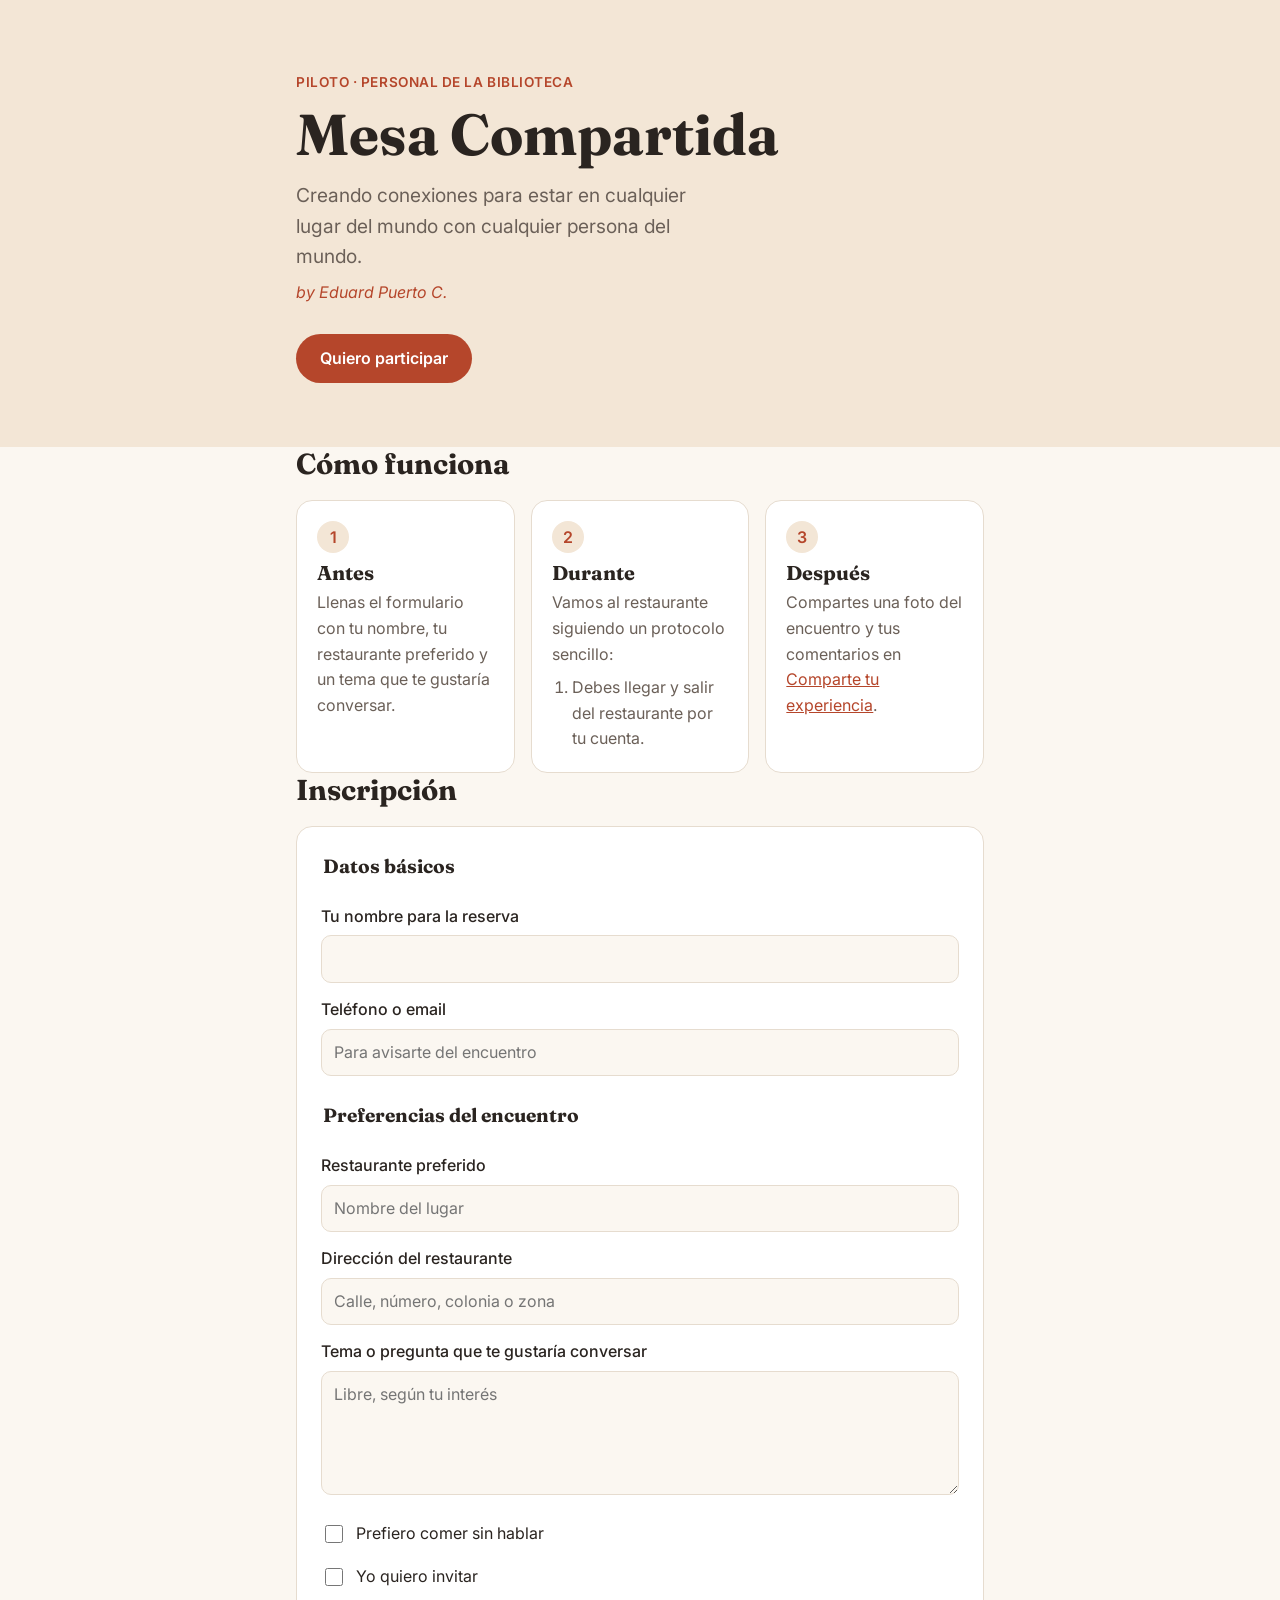
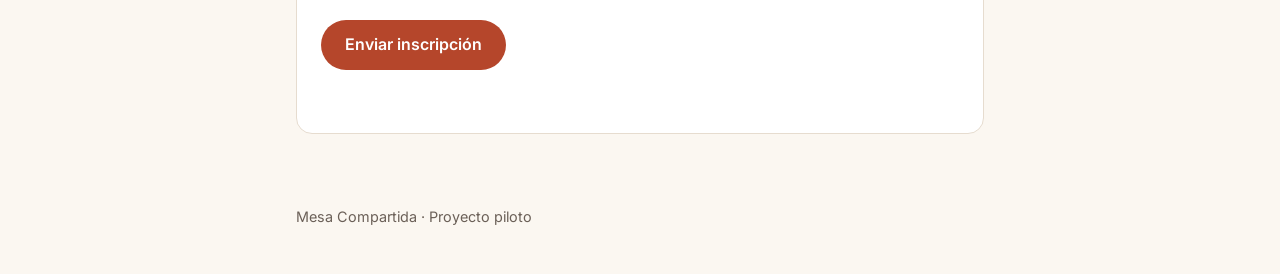
<file: index.html>
<!doctype html>
<html lang="es">
<head>
  <meta charset="utf-8">
  <meta name="viewport" content="width=device-width, initial-scale=1">
  <title>Mesa Compartida</title>
  <meta name="description" content="Encuentros en restaurantes para conectar con personas de cualquier lugar del mundo. Piloto con el personal de la biblioteca.">
  <link rel="preconnect" href="https://fonts.googleapis.com">
  <link rel="preconnect" href="https://fonts.gstatic.com" crossorigin>
  <link href="https://fonts.googleapis.com/css2?family=Fraunces:opsz,wght@9..144,500;9..144,700&family=Inter:wght@400;500;600&display=swap" rel="stylesheet">
  <link rel="stylesheet" href="styles.css">
</head>
<body>
  <header class="hero">
    <div class="wrap">
      <p class="eyebrow">Piloto · Personal de la biblioteca</p>
      <h1>Mesa Compartida</h1>
      <p class="lead">Creando conexiones para estar en cualquier lugar del mundo con cualquier persona del mundo.</p>
      <p class="byline">by Eduard Puerto C.</p>
      <a class="btn" href="#inscripcion">Quiero participar</a>
    </div>
  </header>

  <main>
    <section class="wrap" id="como-funciona">
      <h2>Cómo funciona</h2>
      <ol class="steps">
        <li class="step">
          <span class="step-num">1</span>
          <h3>Antes</h3>
          <p>Llenas el formulario con tu nombre, tu restaurante preferido y un tema que te gustaría conversar.</p>
        </li>
        <li class="step">
          <span class="step-num">2</span>
          <h3>Durante</h3>
          <p>Vamos al restaurante siguiendo un protocolo sencillo:</p>
          <ol class="protocol">
            <li>Debes llegar y salir del restaurante por tu cuenta.</li>
          </ol>
        </li>
        <li class="step">
          <span class="step-num">3</span>
          <h3>Después</h3>
          <p>Compartes una foto del encuentro y tus comentarios en <a href="experiencia.html">Comparte tu experiencia</a>.</p>
        </li>
      </ol>
    </section>

    <section class="wrap" id="inscripcion">
      <h2>Inscripción</h2>
      <form id="form-inscripcion" class="card" novalidate>
        <fieldset>
          <legend>Datos básicos</legend>
          <label for="nombre">Tu nombre para la reserva</label>
          <input id="nombre" name="nombre" type="text" autocomplete="name" required>

          <label for="contacto">Teléfono o email</label>
          <input id="contacto" name="contacto" type="text" autocomplete="email" placeholder="Para avisarte del encuentro" required>
        </fieldset>

        <fieldset>
          <legend>Preferencias del encuentro</legend>

          <label for="restaurante">Restaurante preferido</label>
          <input id="restaurante" name="restaurante" type="text" placeholder="Nombre del lugar" required>

          <label for="direccion">Dirección del restaurante</label>
          <input id="direccion" name="direccion" type="text" placeholder="Calle, número, colonia o zona" required>

          <label for="tema">Tema o pregunta que te gustaría conversar</label>
          <textarea id="tema" name="tema" rows="4" placeholder="Libre, según tu interés"></textarea>

          <label class="check">
            <input id="sin-hablar" name="sin_hablar" type="checkbox">
            <span>Prefiero comer sin hablar</span>
          </label>

          <label class="check">
            <input id="invitar" name="invitar" type="checkbox">
            <span>Yo quiero invitar</span>
          </label>
        </fieldset>

        <button class="btn" type="submit">Enviar inscripción</button>
        <p class="status" role="status" aria-live="polite"></p>
      </form>
    </section>
  </main>

  <footer class="wrap footer">
    <p>Mesa Compartida · Proyecto piloto</p>
  </footer>

  <script src="script.js"></script>
</body>
</html>
</file>
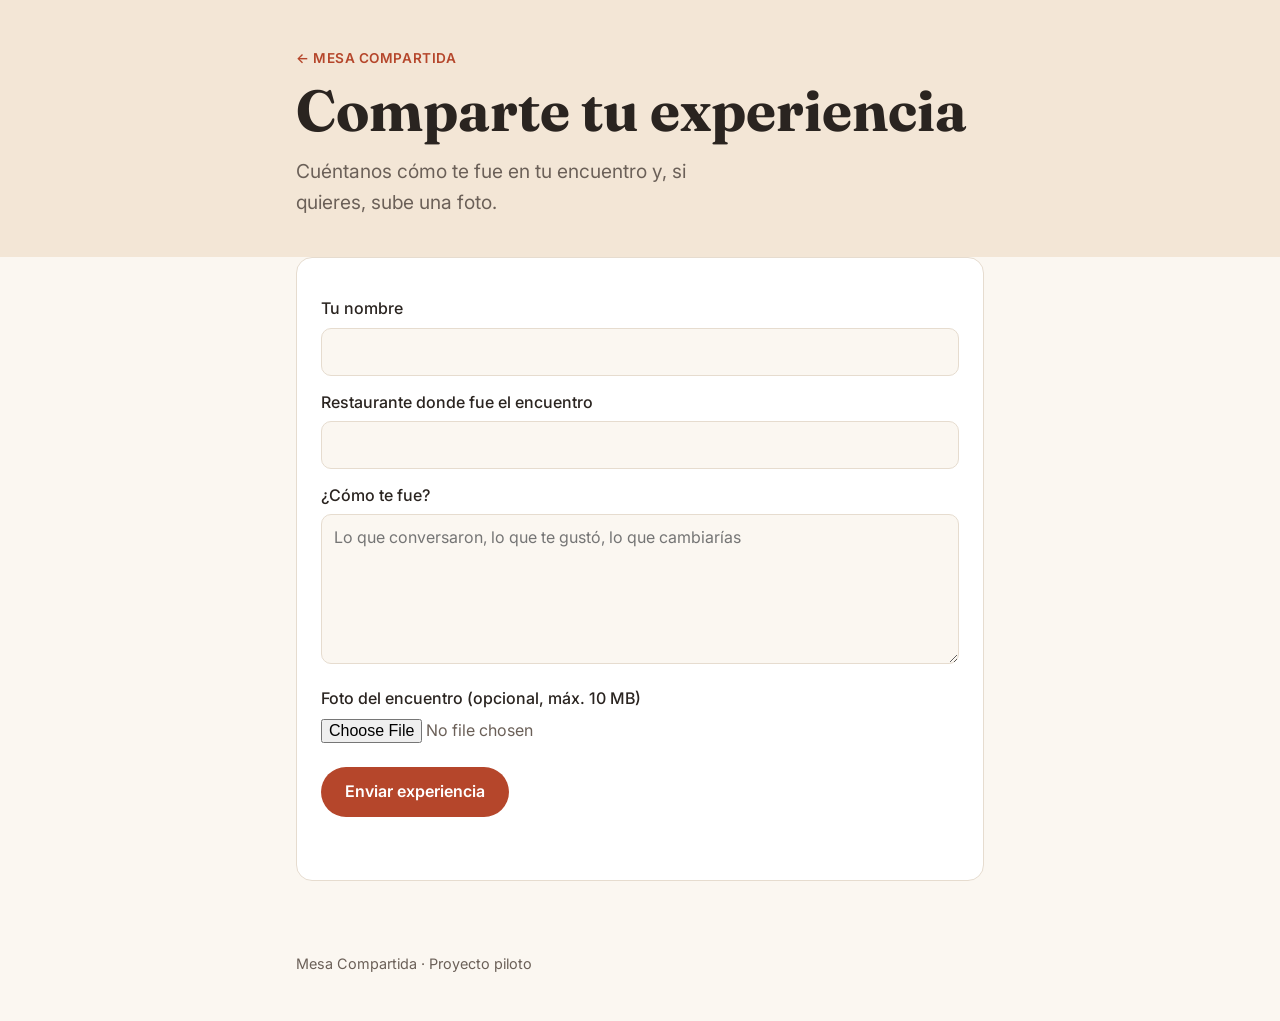
<file: experiencia.html>
<!doctype html>
<html lang="es">
<head>
  <meta charset="utf-8">
  <meta name="viewport" content="width=device-width, initial-scale=1">
  <title>Comparte tu experiencia · Mesa Compartida</title>
  <meta name="description" content="Cuéntanos cómo te fue en tu encuentro de Mesa Compartida y comparte una foto.">
  <link rel="preconnect" href="https://fonts.googleapis.com">
  <link rel="preconnect" href="https://fonts.gstatic.com" crossorigin>
  <link href="https://fonts.googleapis.com/css2?family=Fraunces:opsz,wght@9..144,500;9..144,700&family=Inter:wght@400;500;600&display=swap" rel="stylesheet">
  <link rel="stylesheet" href="styles.css">
</head>
<body>
  <header class="hero hero-compact">
    <div class="wrap">
      <p class="eyebrow"><a href="index.html">← Mesa Compartida</a></p>
      <h1>Comparte tu experiencia</h1>
      <p class="lead">Cuéntanos cómo te fue en tu encuentro y, si quieres, sube una foto.</p>
    </div>
  </header>

  <main>
    <section class="wrap">
      <form id="form-experiencia" class="card" novalidate>
        <label for="exp-nombre">Tu nombre</label>
        <input id="exp-nombre" name="nombre" type="text" autocomplete="name" required>

        <label for="exp-restaurante">Restaurante donde fue el encuentro</label>
        <input id="exp-restaurante" name="restaurante" type="text" required>

        <label for="exp-texto">¿Cómo te fue?</label>
        <textarea id="exp-texto" name="experiencia" rows="5" placeholder="Lo que conversaron, lo que te gustó, lo que cambiarías" required></textarea>

        <label for="exp-foto">Foto del encuentro (opcional, máx. 10 MB)</label>
        <input id="exp-foto" name="foto" type="file" accept="image/*">

        <button class="btn" type="submit">Enviar experiencia</button>
        <p class="status" role="status" aria-live="polite"></p>
      </form>
    </section>
  </main>

  <footer class="wrap footer">
    <p>Mesa Compartida · Proyecto piloto</p>
  </footer>

  <script src="script.js"></script>
</body>
</html>
</file>
<file: styles.css>
:root {
  --bg: #fbf7f1;
  --surface: #ffffff;
  --text: #2a2420;
  --muted: #6b6058;
  --accent: #b5462b;
  --accent-text: #ffffff;
  --border: #e6dccf;
  --hero-bg: #f3e6d6;
  --ok: #2f7a4a;
  --error: #b3261e;
}

@media (prefers-color-scheme: dark) {
  :root {
    --bg: #1b1714;
    --surface: #25201c;
    --text: #f2ebe3;
    --muted: #b3a79b;
    --accent: #e0714f;
    --accent-text: #1b1714;
    --border: #3a322b;
    --hero-bg: #2a221c;
    --ok: #6fcf97;
    --error: #f28b82;
  }
}

* { box-sizing: border-box; }

body {
  margin: 0;
  background: var(--bg);
  color: var(--text);
  font-family: "Inter", system-ui, sans-serif;
  line-height: 1.6;
}

h1, h2, h3 {
  font-family: "Fraunces", Georgia, serif;
  line-height: 1.15;
}

.wrap {
  max-width: 720px;
  margin: 0 auto;
  padding: 0 16px;
}

.hero {
  background: var(--hero-bg);
  padding: 72px 0 64px;
}

.hero-compact { padding: 48px 0 40px; }
.hero-compact .lead { margin-bottom: 0; }

.eyebrow a { color: inherit; text-decoration: none; }

.eyebrow {
  margin: 0;
  color: var(--accent);
  font-weight: 600;
  font-size: 0.85rem;
  letter-spacing: 0.04em;
  text-transform: uppercase;
}

h1 {
  font-size: clamp(2.4rem, 7vw, 3.6rem);
  margin: 8px 0 12px;
}

.lead {
  font-size: 1.2rem;
  color: var(--muted);
  margin: 0 0 8px;
  max-width: 34ch;
}

.byline {
  margin: 0 0 28px;
  color: var(--accent);
  font-style: italic;
}

section { padding: 56px 16px 0; }
section h2 { font-size: 1.8rem; margin: 0 0 20px; }

.btn {
  display: inline-block;
  background: var(--accent);
  color: var(--accent-text);
  border: 0;
  border-radius: 999px;
  padding: 12px 24px;
  font: inherit;
  font-weight: 600;
  text-decoration: none;
  cursor: pointer;
}
.btn:hover { filter: brightness(1.08); }
.btn:disabled { opacity: 0.6; cursor: wait; }

.steps {
  list-style: none;
  padding: 0;
  margin: 0;
  display: grid;
  gap: 16px;
  grid-template-columns: repeat(auto-fit, minmax(200px, 1fr));
}

.step {
  background: var(--surface);
  border: 1px solid var(--border);
  border-radius: 16px;
  padding: 20px;
}
.step h3 { margin: 8px 0 6px; font-size: 1.25rem; }
.step p { margin: 0; color: var(--muted); }
.step a { color: var(--accent); }

.protocol {
  margin: 8px 0 0;
  padding-left: 20px;
  color: var(--muted);
}

.step-num {
  display: inline-grid;
  place-items: center;
  width: 32px;
  height: 32px;
  border-radius: 50%;
  background: var(--hero-bg);
  color: var(--accent);
  font-weight: 600;
}

.card {
  background: var(--surface);
  border: 1px solid var(--border);
  border-radius: 16px;
  padding: 24px;
}

fieldset {
  border: 0;
  padding: 0;
  margin: 0 0 24px;
}

legend {
  font-family: "Fraunces", Georgia, serif;
  font-size: 1.2rem;
  font-weight: 700;
  margin-bottom: 8px;
}

label {
  display: block;
  font-weight: 500;
  margin: 14px 0 6px;
}

input[type="text"], textarea {
  width: 100%;
  padding: 10px 12px;
  border: 1px solid var(--border);
  border-radius: 10px;
  background: var(--bg);
  color: var(--text);
  font: inherit;
}
input[type="file"] {
  width: 100%;
  font: inherit;
  color: var(--muted);
}
#form-experiencia .btn { margin-top: 24px; }

input[type="text"]:focus, textarea:focus {
  outline: 2px solid var(--accent);
  outline-offset: 1px;
}

.check {
  display: flex;
  align-items: center;
  gap: 10px;
  margin-top: 18px;
  font-weight: 400;
  cursor: pointer;
}
.check input { width: 18px; height: 18px; accent-color: var(--accent); }

.status { margin: 14px 0 0; min-height: 1.6em; }
.status.ok { color: var(--ok); }
.status.error { color: var(--error); }

.footer {
  padding-top: 56px;
  padding-bottom: 32px;
  color: var(--muted);
  font-size: 0.9rem;
}
</file>
